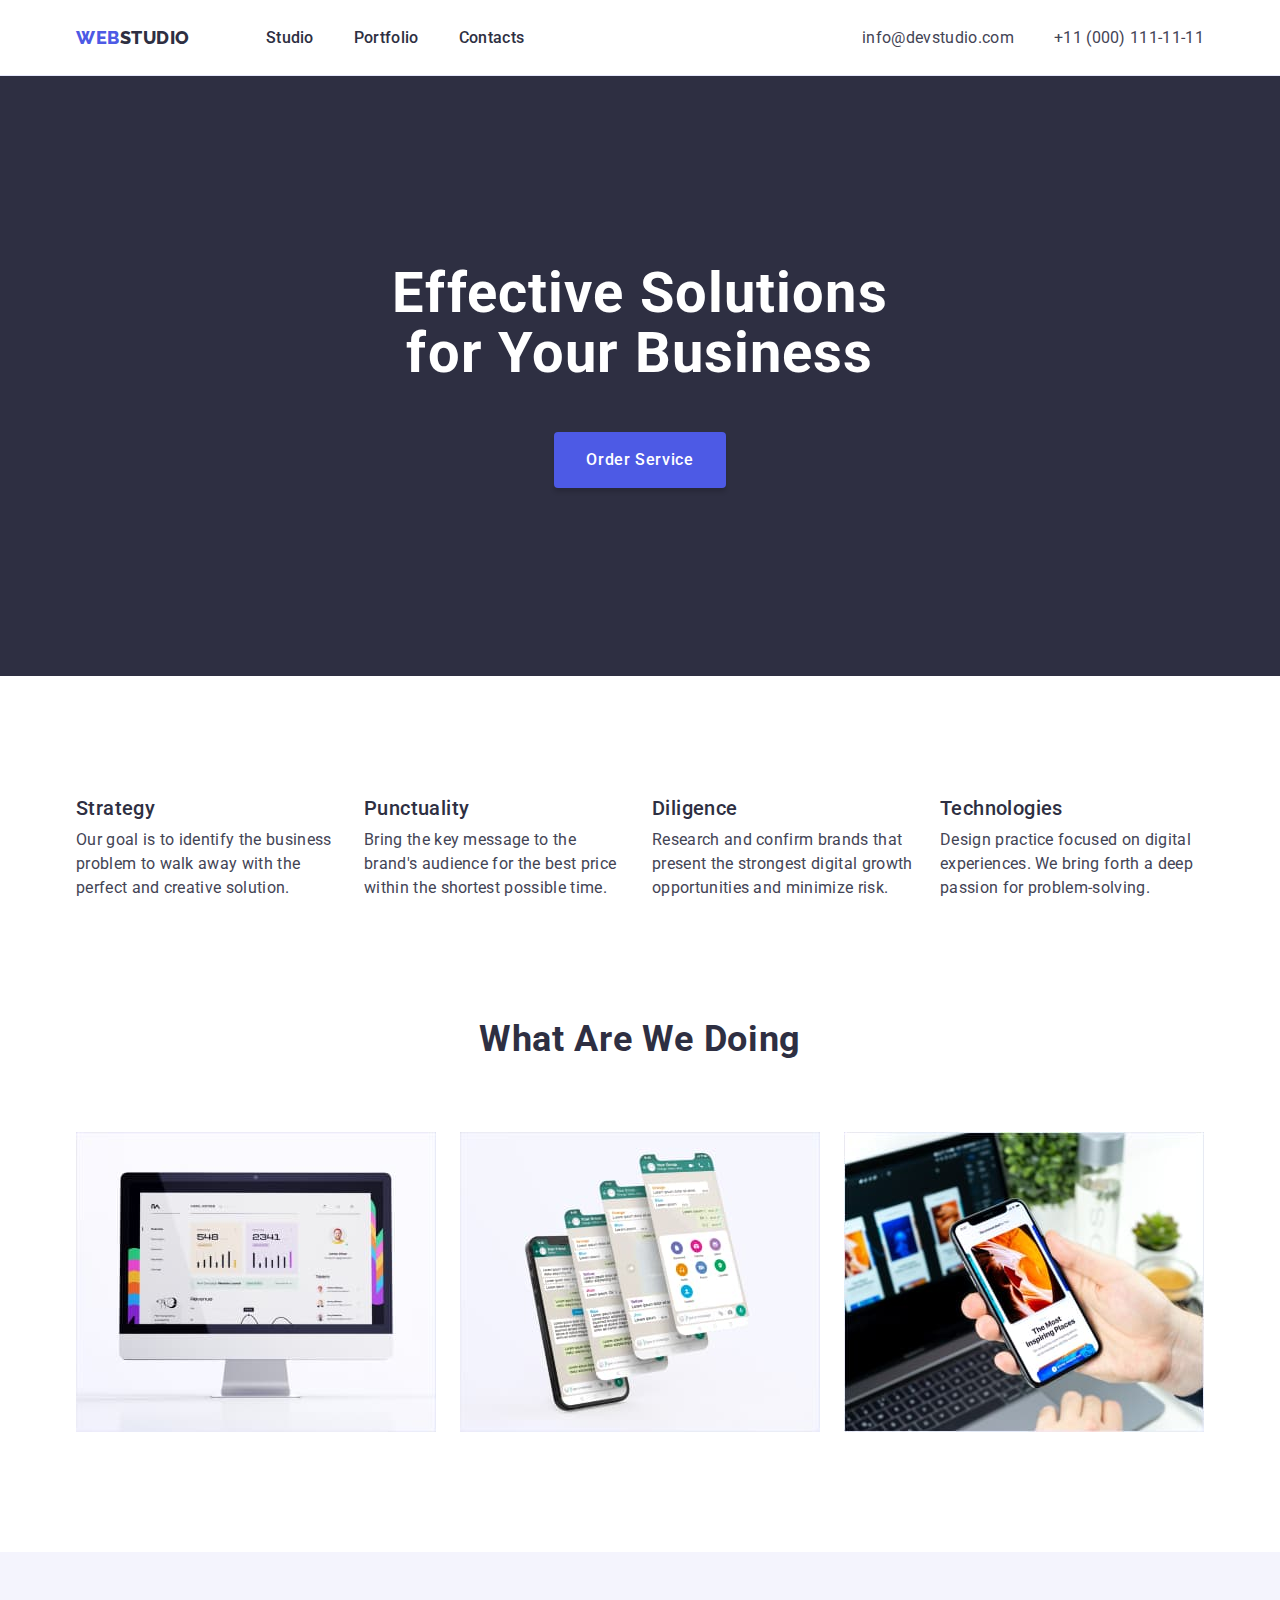
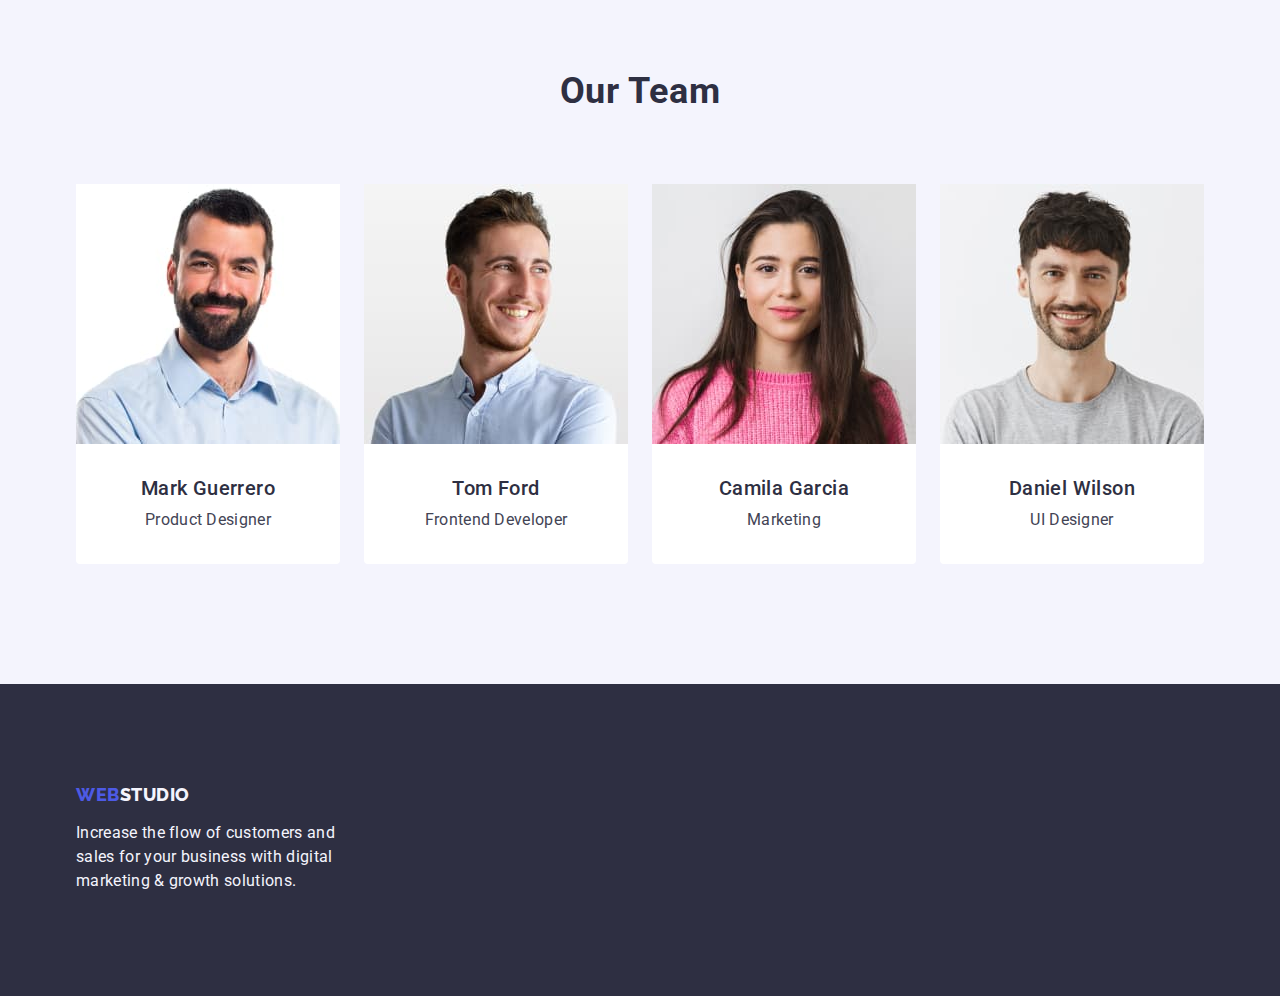
<file: index.html>
<!DOCTYPE html>
<html lang="en">
<head>
    <meta charset="UTF-8">
    <meta http-equiv="X-UA-Compatible" content="IE=edge">
    <meta name="viewport" content="width=device-width, initial-scale=1.0">
    <title>Document</title>
    <link rel="preconnect" href="https://fonts.googleapis.com">
    <link rel="preconnect" href="https://fonts.gstatic.com" crossorigin>
    <link href="https://fonts.googleapis.com/css2?family=Raleway:wght@800&family=Roboto:wght@400;500;700;900&display=swap" rel="stylesheet">
    <link rel="stylesheet" href="https://cdnjs.cloudflare.com/ajax/libs/modern-normalize/1.1.0/modern-normalize.min.css">
    <link rel="stylesheet" href="./css/styles.css"/>

</head>
    <body>
          
   <header class="header">
    <div class="container page-header-container">
    <nav class="page-nav">
      <a href="./index.html" class="logo link">Web<span class="text-logo">Studio</span></a>
      <ul class="list menu">
        <li class="menu-nav"><a class="list-nav link" href="./index.html">Studio</a></li>
        <li class="menu-nav"><a class="list-nav link" href="./portfolio.html">Portfolio</a></li>
        <li class="menu-nav"><a class="list-nav link" href="">Contacts</a></li>
      </ul>
    </nav>
    <address class="address">
    <ul class="list menu-address">
      <li class="menu-contact"><a class="list-contact link" href="mailto:info@devstudio.com">info@devstudio.com</a></li>
      <li class="menu-contact"><a class="list-contact link" href="tel:+110001111111">+11 (000) 111-11-11</a></li>
    </ul>
  </address>
    </div>
  </header>

  <main>

      <section class="hero">
        <div class="container hero-wrap">
        <h1 class="hero-title">Effective Solutions for Your Business</h1>
        <button type="button" class="hero-button">Order Service</button>
        </div>
      </section>
  
    <section class="section">
      <div class="container">
      <h2 hidden class="visually-hidden">Features</h2>
      <ul class="section-text list">
        <li class="card-list">
          <h3 class="headline">Strategy</h3>
          <p class="text">Our goal is to identify the business problem to walk away with the perfect and creative solution. </p>
        </li>
        <li class="card-list">
          <h3 class="headline">Punctuality</h3>
          <p class="text">Bring the key message to the brand's audience for the best price within the shortest possible time.</p>
        </li>
        <li class="card-list">
          <h3 class="headline">Diligence</h3>
          <p class="text">
            Research and confirm brands that present the strongest digital growth opportunities and minimize risk.</p>
        </li>
        <li class="card-list">
          <h3 class="headline">Technologies</h3>
          <p class="text">Design practice focused on digital experiences. We bring forth a deep passion for problem-solving.</p>
        </li>
      </ul>
      </div>
    </section>

    <section class="section-work">
      <div class="container">
      <h2 class="section-title">What are we doing</h2>
      <ul class="cards list">
        <li class="card-list card-imag">
          <img
            width="360"
            src="./images/computer.jpg"
            alt="Project development"
          />
        </li>
        <li class="card-list card-imag">
          <img
            width="360"
            src="./images/addition.jpg"
            alt="Optimization"
          />
        </li>
        <li class="card-list card-imag">
          <img
            width="360"
            src="./images/cellphone.jpg"
            alt="Design"
          />
        </li>
      </ul>
      </div>
    </section>
    <section class="section-comand">
      <div class="container">
      <h2 class="section-title">Our Team</h2>
      <ul class="cards list">
        <li class="list-comand">
          <img width="264" src="./images/markguerrero.jpg" alt="Mark Guerrero" />
          <div class="comand-card">
          <h3 class="headline headline-comand">Mark Guerrero</h3>
          <p class="text comand-text">Product Designer</p>
          </div>
        </li>
        <li class="list-comand">
          <img width="264" src="./images/tomford.jpg" alt="Tom Ford" />
          <div class="comand-card">
          <h3 class="headline headline-comand">Tom Ford</h3>
          <p class="text comand-text">Frontend Developer</p>
          </div>
        </li>
        <li class="list-comand">
          <img width="264" src="./images/camilagarcia.jpg" alt="Camila Garcia" />
          <div class="comand-card">
          <h3 class="headline headline-comand">Camila Garcia</h3>
          <p class="text comand-text">Marketing</p>
          </div>
        </li>
        <li class="list-comand">
          <img width="264" src="./images/danielwilson.jpg" alt="Daniel Wilson" />
          <div class="comand-card">
          <h3 class="headline headline-comand">Daniel Wilson</h3>
          <p class="text comand-text">UI Designer</p>
          </div>
        </li>
      </ul>
      </div>
    </section>
  </main>
  <footer class="footer">
    <div class="container">
    
    <a href="./index.html" class="logo link logo-link">Web<span class="footer-logo">Studio</span></a>
    <p class="text footer-text">Increase the flow of customers and sales for your business with digital marketing & growth solutions.</p>
    </div>
  </footer>
   
</body>
</html>
</file>
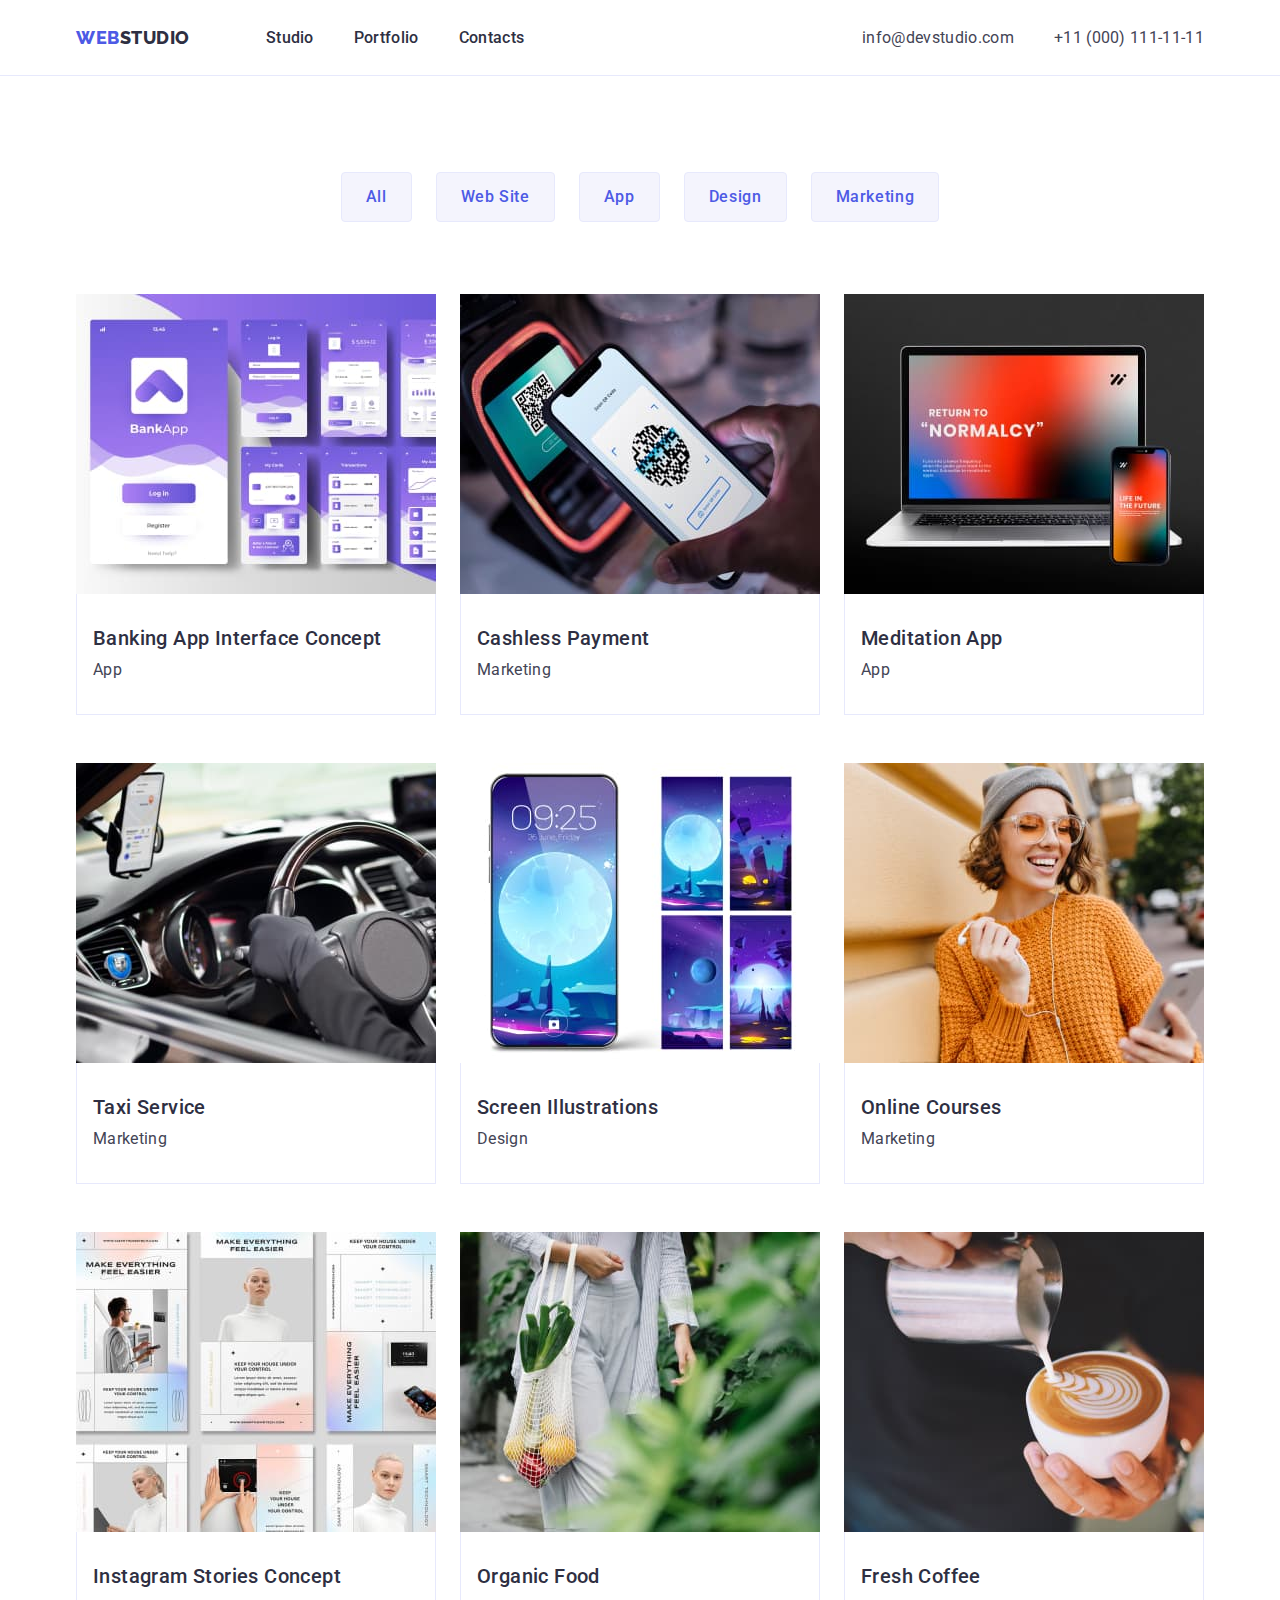
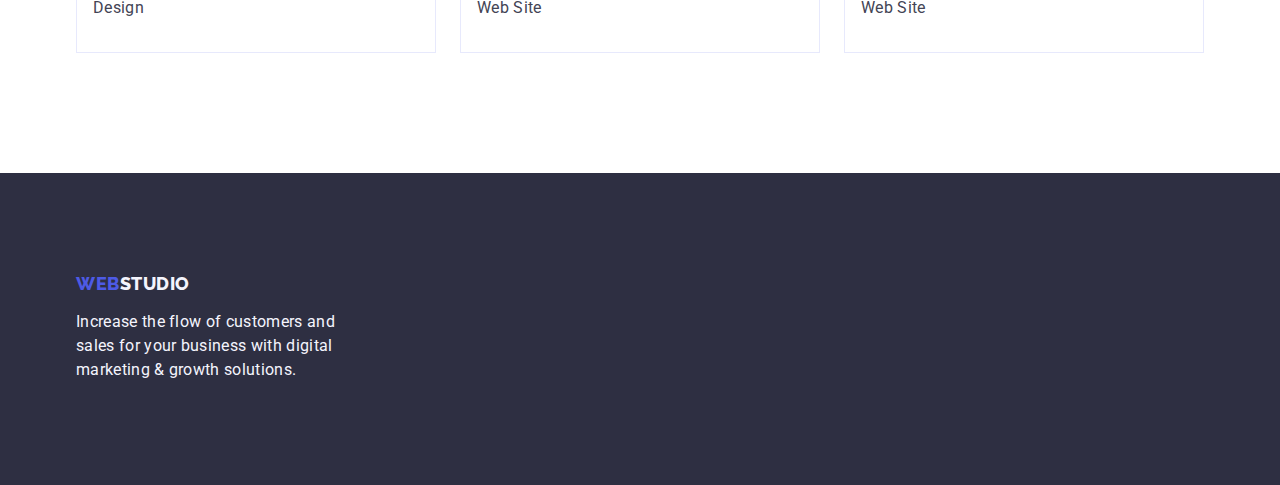
<file: portfolio.html>
<!DOCTYPE html>
<html lang="en">
<head>
    <meta charset="UTF-8">
    <meta http-equiv="X-UA-Compatible" content="IE=edge">
    <meta name="viewport" content="width=device-width, initial-scale=1.0">
    <title>Document</title>
    <link rel="preconnect" href="https://fonts.googleapis.com">
    <link rel="preconnect" href="https://fonts.gstatic.com" crossorigin>
    <link href="https://fonts.googleapis.com/css2?family=Raleway:wght@800&family=Roboto:wght@400;500;700;900&display=swap" rel="stylesheet">
    <link rel="stylesheet" href="https://cdnjs.cloudflare.com/ajax/libs/modern-normalize/1.1.0/modern-normalize.min.css">
    <link rel="stylesheet" href="./css/styles.css"/>

</head>
<body>
  <header class="header">
    <div class="container page-header-container">
    <nav class="page-nav">
      <a href="./index.html" class="logo link">Web<span class="text-logo">Studio</span></a>
      <ul class="list menu">
        <li class="menu-nav"><a class="list-nav link" href="./index.html">Studio</a></li>
        <li class="menu-nav"><a class="list-nav link" href="./portfolio.html">Portfolio</a></li>
        <li class="menu-nav"><a class="list-nav link" href="">Contacts</a></li>
      </ul>
    </nav>
    <address class="address">
    <ul class="list menu-address">
      <li class="menu-contact"><a class="list-contact link" href="mailto:info@devstudio.com">info@devstudio.com</a></li>
      <li class="menu-contact"><a class="list-contact link" href="tel:+110001111111">+11 (000) 111-11-11</a></li>
    </ul>
  </address>
    </div>
  </header>


  <main>
    <section class="filtres">
      <div class="container">
      <h1 hidden class="visually-hidden">Page filters</h1>
      <ul class="section-button list">

        <li>
          <button type="button" class="button-filters">All</button>
        </li>
    
        <li>
          <button type="button" class="button-filters">Web Site</button>
        </li>
        <li>
          <button type="button" class="button-filters">App</button>
        </li>
        <li>
          <button type="button" class="button-filters">Design</button>
        </li>
        <li>
          <button type="button" class="button-filters">Marketing</button>
        </li>
      </ul>

      <ul class="cards-portfolio list">
        <li class="gallery-list"><a class="portfolio-card link">
          <img width="360" src="./images/app.jpg" alt="BankApp">
          <div class="portfolio-text">
          <h2 class="headline portfolio-headline">Banking App Interface Concept</h2>
          <p class="text">App</p>
          </div>
          </a>
        </li>
        
        <li class="gallery-list"><a class="portfolio-card link">
          <img width="360" src="./images/payment.jpg" alt="Cashless Payment">
          <div class="portfolio-text">
          <h2 class="headline portfolio-headline">Cashless Payment</h2>
          <p class="text">Marketing</p>
          </div>
        </a>
        </li>

        <li class="gallery-list"><a class="portfolio-card link">
            <img width="360" src="./images/meditationapp.jpg" alt="Laptop">
            <div class="portfolio-text">
            <h2 class="headline portfolio-headline">Meditation App</h2>
            <p class="text">App</p>
            </div>
          </a>
          </li>
        <li class="gallery-list"><a class="portfolio-card link">
          <img width="360" src="./images/taxi.jpg" alt="Car">
          <div class="portfolio-text">
          <h2 class="headline portfolio-headline">Taxi Service</h2>
          <p class="text">Marketing</p>
          </div>
        </a>
        </li>
        <li class="gallery-list"><a class="portfolio-card link">
          <img width="360" src="./images/screen.jpg" alt="Screenshot of the phone screen">
          <div class="portfolio-text">
          <h2 class="headline portfolio-headline">Screen Illustrations</h2>
          <p class="text">Design</p>
          </div>
        </a>
        </li>
        <li class="gallery-list"><a class="portfolio-card link">
          <img width="360" src="./images/onlinecourses.jpg" alt="Girl">
          <div class="portfolio-text">
          <h2 class="headline portfolio-headline">Online Courses</h2>
          <p class="text">Marketing</p>
          </div>
        </a>
        </li>
        <li class="gallery-list"><a class="portfolio-card link">
          <img width="360" src="./images/instagram.jpg" alt="Instagram Stories">
          <div class="portfolio-text">
          <h2 class="headline portfolio-headline">Instagram Stories Concept</h2>
          <p class="text">Design</p>
          </div>
        </a>
        </li>
        <li class="gallery-list"><a class="portfolio-card link">
          <img width="360" src="./images/organicfood.jpg" alt="Vegetables and fruits">
          <div class="portfolio-text">
          <h2 class="headline portfolio-headline">Organic Food</h2>
          <p class="text">Web Site</p>
          </div>
        </a>
        </li>
        <li class="gallery-list"><a class="portfolio-card link">
          <img width="360" src="./images/coffee.jpg" alt="Coffee">
          <div class="portfolio-text">
          <h2 class="headline portfolio-headline">Fresh Coffee</h2>
          <p class="text">Web Site</p>
          </div>
       </a> 
       </li>
      </ul>
      </div>
    </section>
  </main>
  <footer class="footer">
    <div class="container">
    
    <a href="./index.html" class="logo link logo-link">Web<span class="footer-logo">Studio</span></a>
    <p class="text footer-text">Increase the flow of customers and sales for your business with digital marketing & growth solutions.</p>
    </div>
  </footer>

</body>
</html>
</file>
<file: css/styles.css>
:root {
    --primary-brand-color:#4D5AE5;
    --dark-text-color: #2E2F42;
    --text-color: #434455;
    --white-color: #FFFFFF;
    --background-light:#F4F4FD;
    --primeri-font-family: Roboto, sans-serif;
    --secondar-font-family: Raleway, sans-serif;
    --pressed-state: #404BBF;
    --accent: #E7E9FC;
}
h1, h2, h3, h4, h5, h6, p{
    margin-top: 0;
    margin-bottom: 0;
}
ul, ol{
    margin-top: 0;
    margin-bottom: 0;
    padding-left: 0;
}
img{
    display: block;
}

.container{
    width: 1158px;
    padding: 0 15px;
    margin: 0 auto;
}

body{
    color: var(--text-color);
    font-family: var(--primeri-font-family);
    background-color: var(--white-color);
}
.header{
    padding-top: 25.5px;
    padding-bottom: 25.5px;
    border-bottom: 1px solid #e7e9fc;
}
.page-header-container{
    display: flex;
    align-items: center;

}
.page-nav{
    display: flex;
    align-items: center;
}
.menu{
    display: flex;
    align-items: center;

}
.menu-address{
    display: flex;
    align-items: center; 
}
.logo {
    margin-right: 76px;
}
.menu-nav:not(:last-child){
    margin-right: 40px;
}


.logo{
font-family:var(--secondar-font-family);
font-weight: 800;
font-size: 18px;
line-height: 1.17;
letter-spacing: 0.03em;
text-transform: uppercase;
color: var(--primary-brand-color);



}
.link{
text-decoration: none;
}
.text-logo{
    color: var(--dark-text-color);
}
.list{
    list-style: none;
}
.list-nav{
    font-weight: 500;
    font-size: 16px;
    line-height: 1.5;
    letter-spacing: 0.02em;
    color: var(--dark-text-color);

}

.list-nav:hover,
.list-nav:focus{
       color:var(--pressed-state);
    }
    .list-nav{
        padding: 24px 0 24px;  
    }
    .address{
        font-style: normal;
    }
  
    .list-contact{
        font-size: 16px;
        line-height: 1.5;
        letter-spacing: 0.02em;
        color: var(--text-color);
    
    }
    .list-contact:hover,
    .list-contact:focus{
       color:var(--pressed-state);
    }
    .address{
        margin-left: auto;
    }
    .menu-contact:not(:last-child){
        margin-right: 40px;
    }
          /***main***/

    .hero{
      background-color:var(--dark-text-color);
      height: 600px;
    }
    .hero-title{
        font-weight: 700;
        font-size: 56px;
        line-height: 1.07;
        text-align: center;
        letter-spacing: 0.02em;
        color: var(--white-color);
        max-width: 496px; 
        margin-left :auto;
        margin-right :auto;
       
  
      
    }
    .hero-button{
        background-color:var(--primary-brand-color);
        font-weight: 500;
        font-size: 16px;
        line-height: 1.5;
        letter-spacing: 0.04em;
        color: var(--white-color);
        cursor: pointer;
        border-radius: 4px;
        font-family: var(--primeri-font-family);
        box-shadow: 0px 4px 4px rgba(0, 0, 0, 0.15);
        padding-top: 16px;
        padding-bottom: 16px;
        padding-left: 32px;
        padding-right: 32px;
        display: block; 
        min-width: 169px;
        height: 56px;
        border: none;
        margin-top: 48px;
        margin-left :auto;
        margin-right :auto;
       
    }
    .hero-button:hover,
    .hero-button:focus{
        background-color:var(--pressed-state);
    }
    .hero{
        padding: 188px 0 188px;
       
    }

    .visually-hidden {
        position: absolute;
          white-space: nowrap;
          width: 1px;
          height: 1px;
          overflow: hidden;
          border: 0;
          padding: 0;
          clip: rect(0 0 0 0);
          clip-path: inset(50%);
          margin: -1px;
      }

.section{
    padding-top: 120px;
    padding-bottom: 120px;
}

    .headline{
        font-weight: 500;
        font-size: 20px;
        line-height: calc(24/20);
        letter-spacing: 0.02em;
        color:var(--dark-text-color);
        
        }
        .headline{
            margin-bottom: 8px;
        }
        .text{
            font-weight: 400;
            font-size: 16px;
            line-height:calc(24/16);
            letter-spacing: 0.02em;   
        }
        .section-text{
            display: flex;
        
        }
        .card-list:not(:last-child){
    
            margin-right: 24px;
        
        }
        .card-list{
        width: calc((100% - 72px) / 4); 
        }

        .section-work{
            padding-bottom: 120px;
        
        }
        .card-imag{
            width: calc((100% - 48px) / 3);
        }
    
    .section-title{
    font-weight: 700;
    font-size: 36px;
    line-height:1.11;
    text-align: center;
    letter-spacing: 0.02em;
    text-transform: capitalize;
    color: var(--dark-text-color);
    }
    .section-title{
        margin-bottom: 72px;
    }
    .cards{
        display: flex;
       
    }
    .section-comand{
        padding: 120px 0 ; 
    }
    
    .section-comand{
        background-color: var(--background-light);
    }

    .list-comand{
        background-color: var(--white-color);
        text-align: center;
        border-radius: 0px 0px 4px 4px; 

    }
    .list-comand:not(:last-child){
    
        margin-right: 24px;
    }
    .comand-card{
        padding: 32px 16px 32px;
    
    }
    .headline-comand{
        text-align: center; 
        margin-bottom: 8px;
    }
    .comand-text{
        text-align: center; 
    }

    .footer-logo{
        color: var(--background-light);
    
    }
  
    .footer{
        background-color: var(--dark-text-color);
        font-weight: 400;
        font-size: 16px;
        line-height:calc(24/16);
        letter-spacing: 0.02em;
        color:var(--background-light);
        height: 312px;
        padding: 100px 0;
    }
    .logo-link{
        display: inline-block;
        margin-bottom: 16px;  
    }

    .footer-text{
        max-width: 264px;
    }


/*** portfolio***/



    .button-filters{
        background:var(--background-light);
        border: 1px solid var(--accent); 
        color: var(--primary-brand-color);
        font-family: var(--primeri-font-family);
        border-radius: 4px;
        font-weight: 500;
        font-size: 16px;
        line-height: 1.5;
        letter-spacing: 0.04em;
        cursor: pointer;
        padding: 12px 24px;
    
    }
    .button-filters:hover,
    .button-filters:focus{
        background:var(--pressed-state);
        color:var(--white-color);
    }

    .button-filters:hover{
    border: 1px solid transparent;
    }
    .button-filters:focus{
    border: 1px solid transparent;
    }
    .filtres{
        padding: 96px 0 120px;
    }
    .section-button{
        display: flex;
        justify-content: center; 
        margin-bottom: 72px;
        gap: 24px;
    }
    .cards-portfolio{
        display: flex;
        flex-wrap: wrap;
        row-gap: 48px;  
        column-gap: 24px; 
    }
    .portfolio-card{
        width: calc((100% - 48px) / 3); 
    }
    .portfolio-text{
        border: 1px solid #e7e9fc; 
        border-top: none;
        padding: 32px 16px;
    }
    .portfolio-headline{
        margin-bottom: 8px;
    }
</file>
